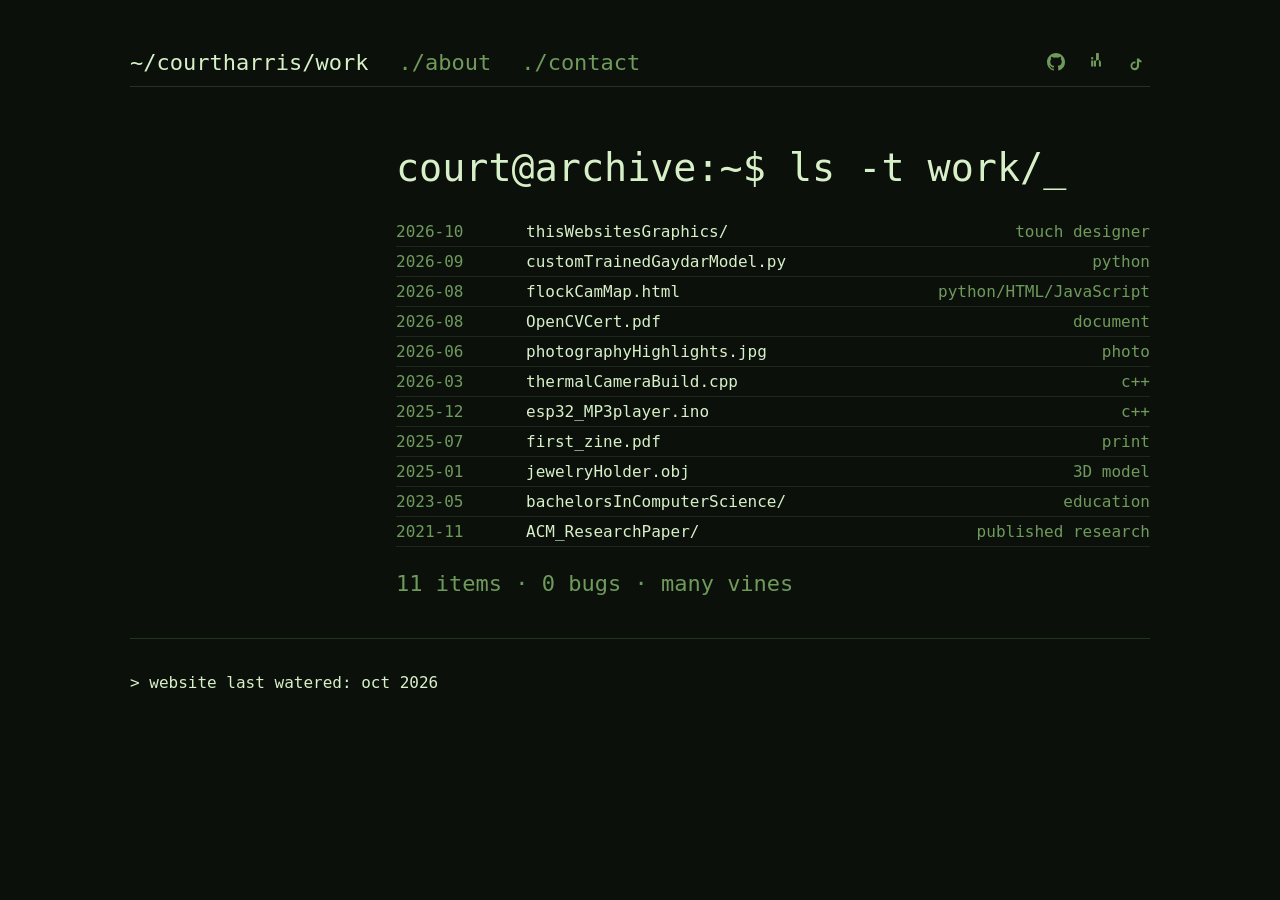
<file: index.html>
<!doctype html>
<html lang="en">
<head>
<meta charset="utf-8">
<meta name="viewport" content="width=device-width, initial-scale=1">
<title>~/court harris</title>
<link rel="stylesheet" href="styles.css">
<style>
  main {
    display: grid; grid-template-columns: 210px 1fr; gap: 56px;
    margin-top: 56px;
  }

  /* photo card */
  .card {
    background: var(--card); border-radius: 14px; padding: 22px 22px 44px;
    box-shadow: 0 10px 30px rgba(0,0,0,.5);
  }
  .card .photo {
    position: relative; border-radius: 8px; overflow: hidden;
    aspect-ratio: 376 / 282; background: #2a3a2a;
  }
  .card .photo img { width: 100%; height: 100%; object-fit: cover; display: block; }
  .card .photo::after { /* scanlines */
    content: ""; position: absolute; inset: 0; pointer-events: none;
    background: repeating-linear-gradient(to bottom, rgba(255,255,255,.06) 0 1px, transparent 1px 3px);
  }
  .card .caption {
    text-align: right; margin-top: 10px;
    font-family: Georgia, "Times New Roman", serif; font-size: 11px; color: #6b675c;
  }

  .blurb { color: var(--dim); font-size: 22px; line-height: 1.35; margin-top: 15px; }
  .blurb p { margin: 0; }

  /* right column */
  h1 {
    font-weight: normal; font-size: 46px; line-height: 1.3; margin: 0 0 24px;
    word-break: break-all;
  }

  table { width: 100%; border-collapse: collapse; font-size: 16px; }
  td { padding: 5px 0; border-bottom: 1px solid var(--line-soft); }
  td.date { color: var(--dim); width: 130px; }
  td.name a { color: var(--fg); }
  td.name a:hover { text-decoration: underline; }
  td.tag { color: var(--dim); text-align: right; }

  .summary { color: var(--dim); font-size: 22px; margin-top: 24px; }

  /* grass strip: pinned behind the page along the bottom edge, out of the layout flow */
  body { background: transparent; } /* html still paints --bg; lets the strip sit behind content */
  .field {
    position: fixed; left: 0; right: 0; bottom: 0; z-index: -1;
    height: min(31.25vw, 32vh); pointer-events: none; overflow: hidden;
    -webkit-mask-image: linear-gradient(to top, #000 55%, transparent);
            mask-image: linear-gradient(to top, #000 55%, transparent);
    mix-blend-mode: screen; /* on the wrapper: the mask isolates the video from the page */
  }
  .field video {
    position: absolute; left: 0; bottom: 0;
    display: block; width: 100%; height: auto; aspect-ratio: 1280 / 400; /* full width, true aspect; taller than the strip, so the top is clipped */
    transform: translateY(2%); /* push the render's dark ground band (last ~8 of 400 rows) below the edge */
  }

  @media (max-width: 860px) {
    main { grid-template-columns: 1fr; gap: 40px; }
    h1 { font-size: 34px; }
    nav { font-size: 18px; }
    nav .links { gap: 18px; }
  }

  /* Phones: each row becomes a two-line entry (date + tag, then name). */
  @media (max-width: 600px) {
    main { gap: 0; }
    main > section[aria-hidden] { display: none; }
    table, tbody { display: block; }
    tr {
      display: grid;
      grid-template-columns: auto 1fr;
      grid-template-areas: "date tag" "name name";
      gap: 2px 12px;
      padding: 10px 0;
      border-bottom: 1px solid var(--line-soft);
    }
    td { padding: 0; border: 0; }
    td.date { grid-area: date; width: auto; font-size: 13px; }
    td.tag { grid-area: tag; font-size: 13px; }
    td.name { grid-area: name; font-size: 16px; overflow-wrap: anywhere; }
    td.name a { display: block; padding: 2px 0; }
    .summary { font-size: 16px; }
    .field { display: none; }
  }
</style>
</head>

<body>
<div class="wrap">
  <nav>
    <div class="links">
      <a href="index.html" class="home">~/courtharris/work</a>
      <a href="about.html">./about</a>
      <a href="contact.html">./contact</a>
    </div>
    <div class="socials" aria-label="Social media links">
      <a href="https://github.com/courtschives" target="_blank" rel="noopener noreferrer" aria-label="GitHub">
        <svg viewBox="0 0 24 24" aria-hidden="true"><path d="M12 0C5.37 0 0 5.37 0 12a12 12 0 0 0 8.2 11.43c.6.11.82-.26.82-.58v-2.03c-3.34.73-4.04-1.6-4.04-1.6-.55-1.4-1.34-1.77-1.34-1.77-1.09-.75.08-.74.08-.74 1.2.09 1.84 1.24 1.84 1.24 1.08 1.85 2.82 1.32 3.5 1 .11-.78.42-1.32.76-1.62-2.66-.3-5.47-1.33-5.47-5.92 0-1.31.47-2.38 1.23-3.22-.12-.3-.53-1.53.12-3.17 0 0 1-.32 3.3 1.23a11.4 11.4 0 0 1 6 0c2.3-1.55 3.3-1.23 3.3-1.23.66 1.64.25 2.87.12 3.17.77.84 1.23 1.9 1.23 3.22 0 4.6-2.82 5.61-5.5 5.9.43.37.81 1.1.81 2.22v3.29c0 .32.22.7.83.58A12 12 0 0 0 24 12C24 5.37 18.63 0 12 0Z"/></svg>
      </a>
      <a href="https://www.linkedin.com/in/courtneyjharris/" target="_blank" rel="noopener noreferrer" aria-label="LinkedIn">
        <svg viewBox="0 0 24 24" aria-hidden="true"><path d="M6.94 8.56A1.56 1.56 0 1 1 6.94 5.44a1.56 1.56 0 0 1 0 3.12ZM5.5 9.84h2.8v8.16H5.5V9.84Zm4.36 0h2.68v1.12h.04c.38-.73 1.3-1.5 2.68-1.5 2.86 0 3.39 1.88 3.39 4.31V18h-2.8v-16.09c0-1.28-.03-2.92-1.78-2.92-1.79 0-2.06 1.39-2.06 2.83V18h-2.8V9.84Z"/></svg>
      </a>
      <a href="https://www.tiktok.com/" target="_blank" rel="noopener noreferrer" aria-label="TikTok">
        <svg viewBox="0 0 24 24" aria-hidden="true"><path d="M16.1 7.24c.56 1.4 1.75 2.42 3.2 2.83v2.57a6.19 6.19 0 0 1-3.2-1.1v5.59a5.73 5.73 0 1 1-5.73-5.73c.31 0 .62.03.92.09v2.67a3.02 3.02 0 1 0 1.9 2.79V7.24h2.91Z"/></svg>
      </a>
    </div>
  </nav>

  <main>
    <section aria-hidden="true"></section>

    <section id="work">
      <h1 class="terminal" data-terminal-path>court@archive:~$ ls -t work/<span class="cursor">_</span></h1>
      <table>
        <tr><td class="date">2026-10</td><td class="name"><a href="work/thisWebsitesGraphics.html">thisWebsitesGraphics/</a></td><td class="tag">touch designer</td></tr>
        <!-- <tr><td class="date">2026-10</td><td class="name"><a href="work/liveHalloweenPartyVisuals.html">liveHalloweenPartyVisuals/</a></td><td class="tag">touch designer</td></tr> -->
        <tr><td class="date">2026-09</td><td class="name"><a href="work/customTrainedGaydarModel.html">customTrainedGaydarModel.py</a></td><td class="tag">python</td></tr>
        <tr><td class="date">2026-08</td><td class="name"><a href="work/flockCamMap.html">flockCamMap.html</a></td><td class="tag">python/HTML/JavaScript</td></tr>
        <tr><td class="date">2026-08</td><td class="name"><a href="work/OpenCVCert.html">OpenCVCert.pdf</a></td><td class="tag">document</td></tr>
        <!-- <tr><td class="date">2026-06</td><td class="name"><a href="work/2026SelfPortraits.html">2026SelfPortraits.toe</a></td><td class="tag">touch designer</td></tr> -->
        <tr><td class="date">2026-06</td><td class="name"><a href="https://courtschives.myportfolio.com/all-work" target="_blank" rel="noopener noreferrer">photographyHighlights.jpg</a></td><td class="tag">photo</td></tr>
        <tr><td class="date">2026-03</td><td class="name"><a href="work/thermalCameraBuild.html">thermalCameraBuild.cpp</a></td><td class="tag">c++</td></tr>
        <tr><td class="date">2025-12</td><td class="name"><a href="work/esp32_MP3player.html">esp32_MP3player.ino</a></td><td class="tag">c++</td></tr>
        <tr><td class="date">2025-07</td><td class="name"><a href="work/first_zine.html">first_zine.pdf</a></td><td class="tag">print</td></tr>
        <tr><td class="date">2025-01</td><td class="name"><a href="work/jewelryHolder.html">jewelryHolder.obj</a></td><td class="tag">3D model</td></tr>
        <tr><td class="date">2023-05</td><td class="name"><a href="work/bachelorsComputerScience.html">bachelorsInComputerScience/</a></td><td class="tag">education</td></tr>
        <tr><td class="date">2021-11</td><td class="name"><a href="work/ACM_ResearchPaper.html">ACM_ResearchPaper/</a></td><td class="tag">published research</td></tr>
      </table>
      <div class="summary">11 items · 0 bugs · many vines</div>
    </section>
  </main>
  <footer class="site-footer">
    <p>&gt; website last watered: <span data-last-watered></span></p>
  </footer>
</div>

<div class="field" aria-hidden="true">
  <video muted loop playsinline preload="none" data-poster="https://media.githubusercontent.com/media/courtschives/courtschives.github.io/main/work/assets/grass-poster.jpg" data-src="https://media.githubusercontent.com/media/courtschives/courtschives.github.io/main/work/assets/grass.mp4"></video>
</div>

<script>
  const terminalTarget = document.querySelector('[data-terminal-path]');
  const fileName = location.pathname.split('/').pop() || 'index.html';

  function getDisplayPath() {
    if (fileName === 'index.html' || fileName === '') return 'work/';
    if (fileName === 'about.html') return 'about/';
    if (fileName === 'contact.html') return 'contact/';

    const workMatch = location.pathname.match(/\/work\/(.+?)(?:\.html)?$/i);
    if (workMatch) return `work/${workMatch[1]}/`;

    return 'work/';
  }

  if (terminalTarget) {
    terminalTarget.innerHTML = `court@archive:~$ ls -t ${getDisplayPath()}<span class="cursor">_</span>`;
  }

  // Grass: only load and play the video off mobile (it's hidden there anyway),
  // and leave just the still poster for people who prefer reduced motion.
  const grass = document.querySelector('.field video');
  if (grass && matchMedia('(min-width: 601px)').matches) {
    grass.poster = grass.dataset.poster;
    grass.src = grass.dataset.src;
    if (!matchMedia('(prefers-reduced-motion: reduce)').matches) {
      grass.play().catch(() => {});
    }
  }
</script>
<script src="site.js"></script>
</body>
</html>
</file>
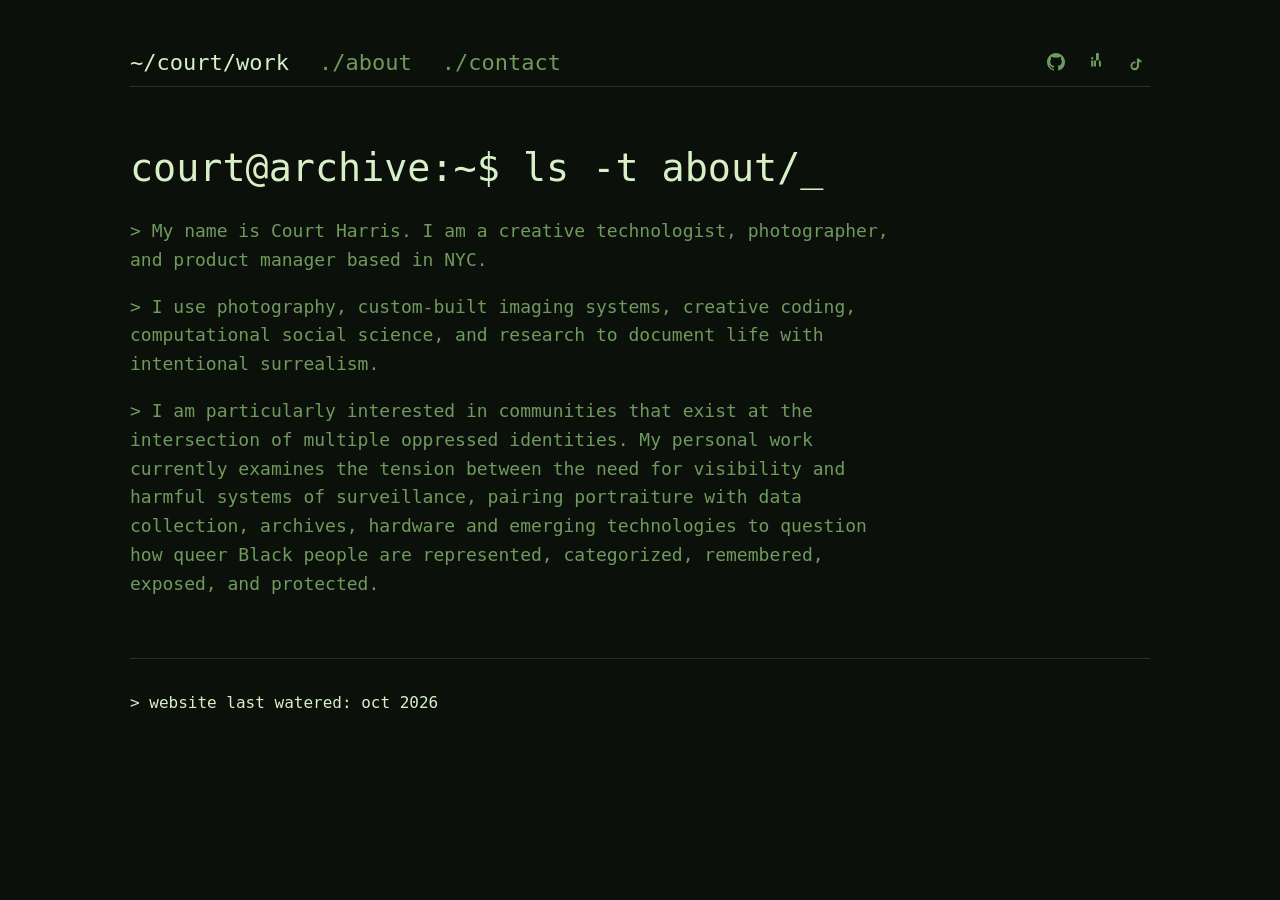
<file: about.html>
<!doctype html>
<html lang="en">
<head>
<meta charset="utf-8">
<meta name="viewport" content="width=device-width, initial-scale=1">
<title>~/court harris / about</title>
<link rel="stylesheet" href="styles.css">
<style>
  main { margin-top: 56px; }
  /* willow on the left, text on the right; the script at the bottom keeps the tree as tall as the text */
  .about-row { display: flex; gap: 40px; align-items: flex-start; padding-bottom: 18px; }
  .willow { flex: none; width: 400px; aspect-ratio: 1; }
  .willow[hidden] { display: none; }
  /* black background drops out against the page via screen blend */
  .willow video {
    display: block; width: 100%; height: 100%;
    mix-blend-mode: screen;
  }
  .panel {
    flex: 1; min-width: 0;
    max-width: 760px; color: var(--dim); font-size: 18px; line-height: 1.6;
  }
  .panel p { margin: 0 0 1em; }
  .panel p:last-child { margin-bottom: 0; }
  /* no stacking: when the tree can't sit beside the text it isn't shown at all */
  @media (max-width: 860px) {
    .willow { display: none; }
  }
  @media (max-width: 600px) {
    .panel { font-size: 16px; }
  }
</style>
</head>
<body>
<div class="wrap">
  <nav>
    <div class="links">
      <a href="index.html" class="home">~/court/work</a>
      <a href="about.html">./about</a>
      <a href="contact.html">./contact</a>
    </div>
    <div class="socials" aria-label="Social media links">
      <a href="https://github.com/courtschives" target="_blank" rel="noopener noreferrer" aria-label="GitHub">
        <svg viewBox="0 0 24 24" aria-hidden="true"><path d="M12 0C5.37 0 0 5.37 0 12a12 12 0 0 0 8.2 11.43c.6.11.82-.26.82-.58v-2.03c-3.34.73-4.04-1.6-4.04-1.6-.55-1.4-1.34-1.77-1.34-1.77-1.09-.75.08-.74.08-.74 1.2.09 1.84 1.24 1.84 1.24 1.08 1.85 2.82 1.32 3.5 1 .11-.78.42-1.32.76-1.62-2.66-.3-5.47-1.33-5.47-5.92 0-1.31.47-2.38 1.23-3.22-.12-.3-.53-1.53.12-3.17 0 0 1-.32 3.3 1.23a11.4 11.4 0 0 1 6 0c2.3-1.55 3.3-1.23 3.3-1.23.66 1.64.25 2.87.12 3.17.77.84 1.23 1.9 1.23 3.22 0 4.6-2.82 5.61-5.5 5.9.43.37.81 1.1.81 2.22v3.29c0 .32.22.7.83.58A12 12 0 0 0 24 12C24 5.37 18.63 0 12 0Z"/></svg>
      </a>
      <a href="https://www.linkedin.com/in/courtneyjharris/" target="_blank" rel="noopener noreferrer" aria-label="LinkedIn">
        <svg viewBox="0 0 24 24" aria-hidden="true"><path d="M6.94 8.56A1.56 1.56 0 1 1 6.94 5.44a1.56 1.56 0 0 1 0 3.12ZM5.5 9.84h2.8v8.16H5.5V9.84Zm4.36 0h2.68v1.12h.04c.38-.73 1.3-1.5 2.68-1.5 2.86 0 3.39 1.88 3.39 4.31V18h-2.8v-16.09c0-1.28-.03-2.92-1.78-2.92-1.79 0-2.06 1.39-2.06 2.83V18h-2.8V9.84Z"/></svg>
      </a>
      <a href="https://www.tiktok.com/" target="_blank" rel="noopener noreferrer" aria-label="TikTok">
        <svg viewBox="0 0 24 24" aria-hidden="true"><path d="M16.1 7.24c.56 1.4 1.75 2.42 3.2 2.83v2.57a6.19 6.19 0 0 1-3.2-1.1v5.59a5.73 5.73 0 1 1-5.73-5.73c.31 0 .62.03.92.09v2.67a3.02 3.02 0 1 0 1.9 2.79V7.24h2.91Z"/></svg>
      </a>
    </div>
  </nav>

  <main>
    <h1 class="terminal">court@archive:~$ ls -t about/<span class="cursor">_</span></h1>
    <div class="about-row">
    <div class="willow" aria-hidden="true">
      <video data-src="https://media.githubusercontent.com/media/courtschives/courtschives.github.io/main/work/assets/willow.mp4" data-poster="https://media.githubusercontent.com/media/courtschives/courtschives.github.io/main/work/assets/willow-poster.jpg" muted loop playsinline preload="auto"></video>
    </div>

    <div class="panel">
      <p>&gt; My name is Court Harris. I am a creative technologist, photographer, and product manager based in NYC.</p>
      <p>&gt; I use photography, custom-built imaging systems, creative coding, computational social science, and research to document life with intentional surrealism.</p>
      <p>&gt; 
        I am particularly interested in communities that exist at the intersection of multiple oppressed identities. 
        My personal work currently examines the tension between the need for visibility and harmful systems of surveillance, pairing portraiture with data collection, archives, hardware and emerging technologies to question how queer Black people are represented, categorized, remembered, exposed, and protected.
      </p>
    </div>
    </div>
  </main>
  <footer class="site-footer">
    <p>&gt; website last watered: <span data-last-watered></span></p>
  </footer>
</div>
<script>
  // Willow: sits beside the text, square and exactly as tall as it. If there
  // isn't room for that, it's hidden (and never downloaded) instead of stacking.
  const willowBox = document.querySelector('.willow');
  const willow = willowBox.querySelector('video');
  const panel = document.querySelector('.about-row .panel');
  const wide = matchMedia('(min-width: 861px)');
  const reduceMotion = matchMedia('(prefers-reduced-motion: reduce)').matches;
  const MIN_TEXT_WIDTH = 440; // narrower than this and the text gets too cramped

  function loadWillow() {
    if (willow.src) return;
    willow.poster = willow.dataset.poster;
    willow.src = willow.dataset.src;
    if (!reduceMotion) willow.play().catch(() => {});
  }

  function fitWillow() {
    if (!wide.matches) { willowBox.hidden = true; return; }
    willowBox.hidden = false;
    // Widening the tree narrows the text (making it taller), so settle over a few passes.
    let settled = false;
    for (let i = 0; i < 8; i++) {
      const h = Math.round(panel.getBoundingClientRect().height);
      if (Math.abs(h - willowBox.offsetWidth) < 2) { settled = true; break; }
      willowBox.style.width = h + 'px';
    }
    if (!settled || panel.getBoundingClientRect().width < MIN_TEXT_WIDTH) {
      willowBox.hidden = true;
      return;
    }
    loadWillow();
  }
  fitWillow();
  addEventListener('resize', fitWillow);
  document.fonts?.ready.then(fitWillow);
</script>
<script src="site.js"></script>
</body>
</html>
</file>
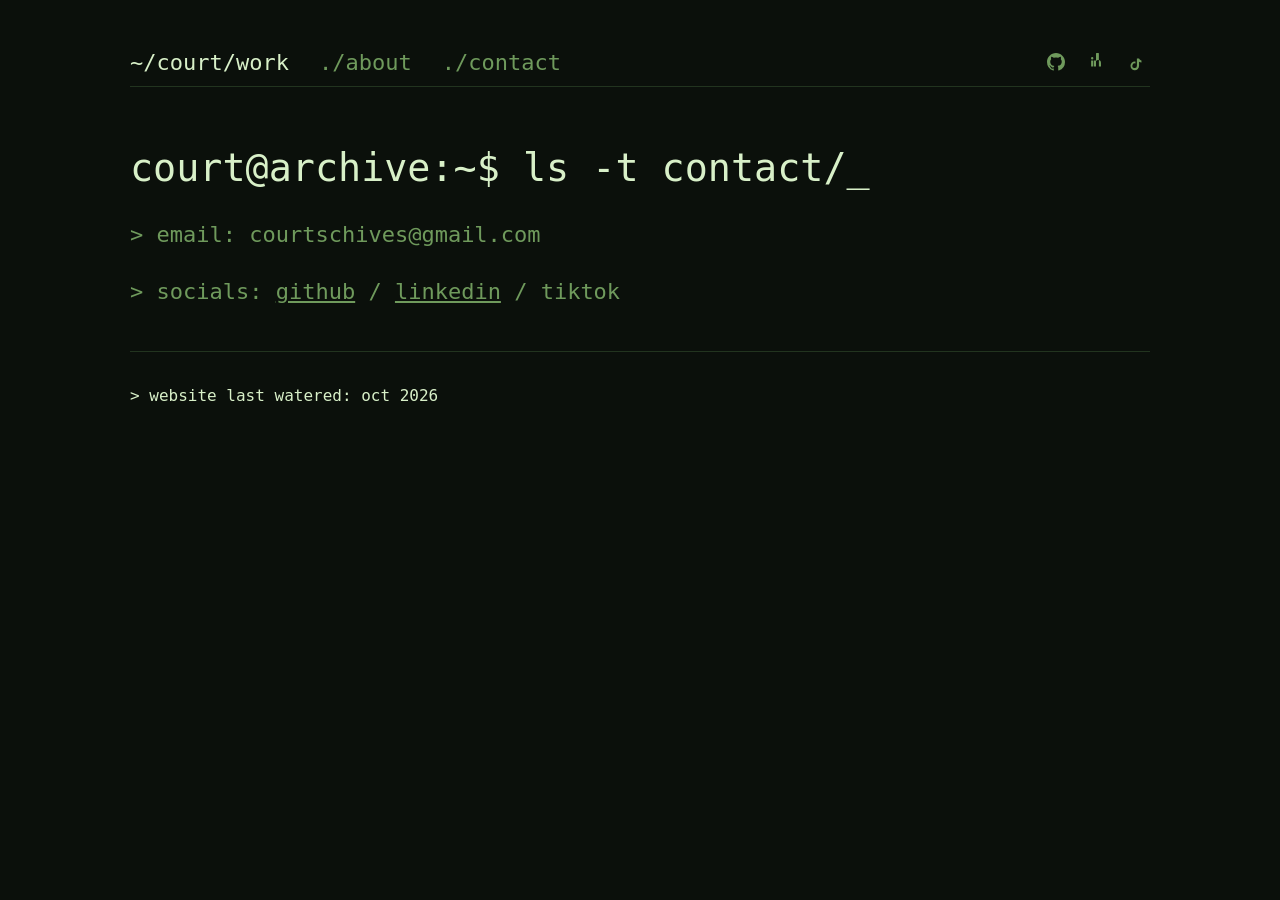
<file: contact.html>
<!doctype html>
<html lang="en">
<head>
<meta charset="utf-8">
<meta name="viewport" content="width=device-width, initial-scale=1">
<title>~/court harris / contact</title>
<link rel="stylesheet" href="styles.css">
<style>
  main { margin-top: 56px; }
  .panel { max-width: 760px; color: var(--dim); font-size: 22px; line-height: 1.6; }
  .panel p { margin: 0 0 1em; }

  /* vine: hangs from the footer's top line on the right and grows downward on each load.
     The growth is drawn by the script below: an uneven, speckled front that spreads
     out from the stem, so the vine fills in like its particles are arriving. */
  .site-footer { position: relative; }
  .vine {
    position: absolute; top: 0; right: 4%;
    height: var(--vine-h, min(75vh, 600px)); aspect-ratio: 420 / 1120;
    pointer-events: none;
    mix-blend-mode: screen;
  }
  .vine video,
  .vine canvas {
    position: absolute; inset: 0;
    display: block; width: 100%; height: 100%;
    /* flipped so the thick stem is at the top, then nudged up past the
       render's empty bottom rows (~52 of 1120) so the stem meets the line */
    transform: translateY(-4.5%) scaleY(-1);
  }
  .vine video { visibility: hidden; } /* shown once the vine has finished growing */
  .vine canvas[hidden] { display: none; }

  @media (max-width: 860px) {
    .panel { font-size: 18px; }
  }
  @media (max-width: 600px) {
    .panel { font-size: 16px; }
    .vine { display: none; }
  }
</style>
</head>
<body>
<div class="wrap">
  <nav>
    <div class="links">
      <a href="index.html" class="home">~/court/work</a>
      <a href="about.html">./about</a>
      <a href="contact.html">./contact</a>
    </div>
    <div class="socials" aria-label="Social media links">
      <a href="https://github.com/courtschives" target="_blank" rel="noopener noreferrer" aria-label="GitHub">
        <svg viewBox="0 0 24 24" aria-hidden="true"><path d="M12 0C5.37 0 0 5.37 0 12a12 12 0 0 0 8.2 11.43c.6.11.82-.26.82-.58v-2.03c-3.34.73-4.04-1.6-4.04-1.6-.55-1.4-1.34-1.77-1.34-1.77-1.09-.75.08-.74.08-.74 1.2.09 1.84 1.24 1.84 1.24 1.08 1.85 2.82 1.32 3.5 1 .11-.78.42-1.32.76-1.62-2.66-.3-5.47-1.33-5.47-5.92 0-1.31.47-2.38 1.23-3.22-.12-.3-.53-1.53.12-3.17 0 0 1-.32 3.3 1.23a11.4 11.4 0 0 1 6 0c2.3-1.55 3.3-1.23 3.3-1.23.66 1.64.25 2.87.12 3.17.77.84 1.23 1.9 1.23 3.22 0 4.6-2.82 5.61-5.5 5.9.43.37.81 1.1.81 2.22v3.29c0 .32.22.7.83.58A12 12 0 0 0 24 12C24 5.37 18.63 0 12 0Z"/></svg>
      </a>
      <a href="https://www.linkedin.com/in/courtneyjharris/" target="_blank" rel="noopener noreferrer" aria-label="LinkedIn">
        <svg viewBox="0 0 24 24" aria-hidden="true"><path d="M6.94 8.56A1.56 1.56 0 1 1 6.94 5.44a1.56 1.56 0 0 1 0 3.12ZM5.5 9.84h2.8v8.16H5.5V9.84Zm4.36 0h2.68v1.12h.04c.38-.73 1.3-1.5 2.68-1.5 2.86 0 3.39 1.88 3.39 4.31V18h-2.8v-16.09c0-1.28-.03-2.92-1.78-2.92-1.79 0-2.06 1.39-2.06 2.83V18h-2.8V9.84Z"/></svg>
      </a>
      <a href="https://www.tiktok.com/" target="_blank" rel="noopener noreferrer" aria-label="TikTok">
        <svg viewBox="0 0 24 24" aria-hidden="true"><path d="M16.1 7.24c.56 1.4 1.75 2.42 3.2 2.83v2.57a6.19 6.19 0 0 1-3.2-1.1v5.59a5.73 5.73 0 1 1-5.73-5.73c.31 0 .62.03.92.09v2.67a3.02 3.02 0 1 0 1.9 2.79V7.24h2.91Z"/></svg>
      </a>
    </div>
  </nav>

  <main>
    <h1 class="terminal">court@archive:~$ ls -t contact/<span class="cursor">_</span></h1>
    <div class="panel">
      <p>&gt; email: courtschives@gmail.com</p>
      <p>&gt; socials: <a href="https://github.com/courtschives" style="text-decoration:underline;" target="_blank" rel="noopener noreferrer">github</a> / <a href="https://www.linkedin.com/in/courtneyjharris/" style="text-decoration:underline;" target="_blank" rel="noopener noreferrer">linkedin</a> / tiktok</p>
    </div>
  </main>
  <footer class="site-footer">
    <p>&gt; website last watered: <span data-last-watered></span></p>
    <div class="vine" aria-hidden="true">
      <video data-src="https://media.githubusercontent.com/media/courtschives/courtschives.github.io/main/work/assets/vine.mp4" data-poster="https://media.githubusercontent.com/media/courtschives/courtschives.github.io/main/work/assets/vine-poster.jpg" muted loop playsinline preload="auto"></video>
      <canvas width="420" height="1120"></canvas>
    </div>
  </footer>
</div>
<script>
  const vine = document.querySelector('.vine');
  const vineVideo = vine.querySelector('video');
  const vineCanvas = vine.querySelector('canvas');
  const reduceMotion = matchMedia('(prefers-reduced-motion: reduce)').matches;

  // Hang only as far as the bottom of the window, so the vine never makes the page scroll.
  function sizeVine() {
    const room = innerHeight - vine.getBoundingClientRect().top - scrollY - 8;
    vine.style.setProperty('--vine-h', Math.max(0, Math.min(600, room)) + 'px');
  }
  sizeVine();
  addEventListener('resize', sizeVine);

  // --- Growth ---------------------------------------------------------------
  // Each point of the vine gets an "arrival time": mostly how far it is from the
  // stem, plus soft noise (for an uneven, organic front) and fine grain (so the
  // edge dissolves into specks, like the render's particles). The reveal sweeps
  // through those times, drawn into a low-res mask that's smoothed when scaled up.
  // Coordinates are the source video's (stem at the bottom); CSS flips it.
  const GROW_MS = 10000, DELAY_MS = 300;
  const W = 420, H = 1120, STEM_X = 209, STEM_Y = 1068;
  const MW = 105, MH = 280;                 // mask resolution (quarter size)
  const NOISE = 0.28, GRAIN = 0.06, SOFT = 0.07;

  function valueNoise(cols, rows) {
    const g = Array.from({ length: (cols + 1) * (rows + 1) }, Math.random);
    return (u, v) => {
      const x = u * cols, y = v * rows, i = Math.floor(x), j = Math.floor(y);
      const fx = x - i, fy = y - j, sx = fx * fx * (3 - 2 * fx), sy = fy * fy * (3 - 2 * fy);
      const at = (a, b) => g[Math.min(b, rows) * (cols + 1) + Math.min(a, cols)];
      const top = at(i, j) + (at(i + 1, j) - at(i, j)) * sx;
      const bot = at(i, j + 1) + (at(i + 1, j + 1) - at(i, j + 1)) * sx;
      return top + (bot - top) * sy;
    };
  }

  const arrival = new Float32Array(MW * MH);
  let maxArrival = 0;
  function planGrowth() {
    const coarse = valueNoise(5, 12), fine = valueNoise(16, 40);
    for (let my = 0; my < MH; my++) {
      for (let mx = 0; mx < MW; mx++) {
        const x = (mx + 0.5) * W / MW, y = (my + 0.5) * H / MH;
        const u = mx / MW, v = my / MH;
        const along = Math.max(0, STEM_Y - y) / STEM_Y;    // down the vine from the stem
        const across = 0.25 * Math.abs(x - STEM_X) / W;    // leaves fill in after the stem
        const t = along + across
          + NOISE * (0.7 * coarse(u, v) + 0.3 * fine(u, v))
          + GRAIN * Math.random();
        arrival[my * MW + mx] = t;
        if (t > maxArrival) maxArrival = t;
      }
    }
  }

  const mask = document.createElement('canvas');
  mask.width = MW; mask.height = MH;
  const maskCtx = mask.getContext('2d');
  const maskData = maskCtx.createImageData(MW, MH);
  const ctx = vineCanvas.getContext('2d');
  const still = new Image();
  let growFrame = 0;

  function drawGrowth(progress) {
    const d = maskData.data;
    for (let i = 0; i < arrival.length; i++) {
      const a = Math.min(1, Math.max(0, (progress - arrival[i]) / SOFT));
      d[i * 4 + 3] = a * a * (3 - 2 * a) * 255;
    }
    maskCtx.putImageData(maskData, 0, 0);
    ctx.globalCompositeOperation = 'copy';
    ctx.drawImage(still, 0, 0, W, H);
    ctx.globalCompositeOperation = 'destination-in';
    ctx.imageSmoothingEnabled = true;
    ctx.drawImage(mask, 0, 0, W, H);
  }

  function finishGrowth() {
    vineVideo.style.visibility = 'visible';
    vineCanvas.hidden = true;
    vineVideo.play().catch(() => {});
  }

  function grow() {
    cancelAnimationFrame(growFrame);
    vineVideo.pause();
    vineVideo.currentTime = 0;
    vineVideo.style.visibility = '';
    vineCanvas.hidden = false;
    planGrowth();
    const start = performance.now() + DELAY_MS;
    const from = -SOFT, to = maxArrival + SOFT;
    (function frame(now) {
      const t = Math.min(1, Math.max(0, (now - start) / GROW_MS));
      const eased = 1 - Math.pow(1 - t, 2.2);  // quick start, slowing toward the tip
      drawGrowth(from + (to - from) * eased);
      if (t < 1) growFrame = requestAnimationFrame(frame);
      else finishGrowth();
    })(performance.now());
  }

  // Only load the vine off phones (it's hidden there).
  if (matchMedia('(min-width: 601px)').matches) {
    vineVideo.poster = vineVideo.dataset.poster;
    vineVideo.src = vineVideo.dataset.src;
    if (reduceMotion) {
      vineVideo.style.visibility = 'visible';   // the full vine, as a still
      vineCanvas.hidden = true;
    } else {
      still.onload = grow;
      still.src = vineVideo.dataset.poster;
    }
  }

  // Coming back via the back/forward buttons restores the page as it was; regrow it.
  addEventListener('pageshow', (e) => {
    if (e.persisted && !reduceMotion && still.complete && still.naturalWidth) grow();
  });
</script>
<script src="site.js"></script>
</body>
</html>
</file>
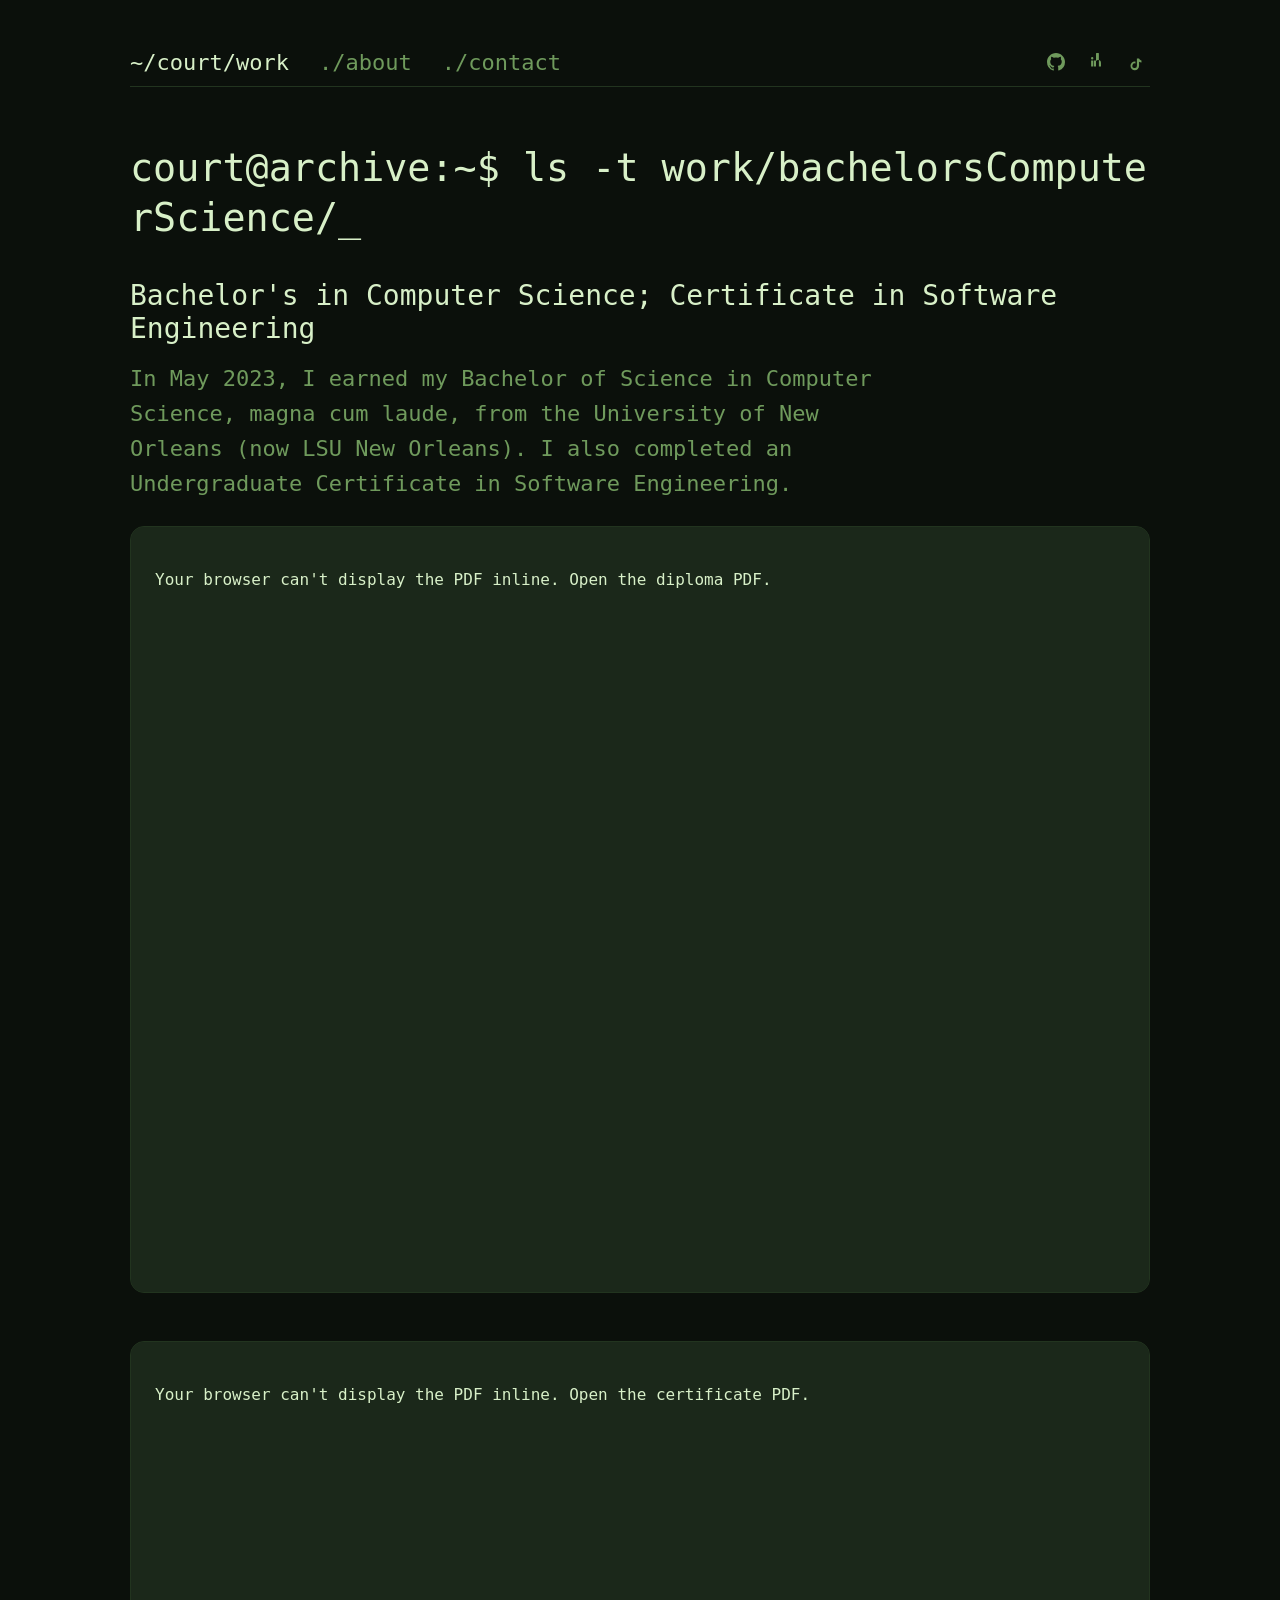
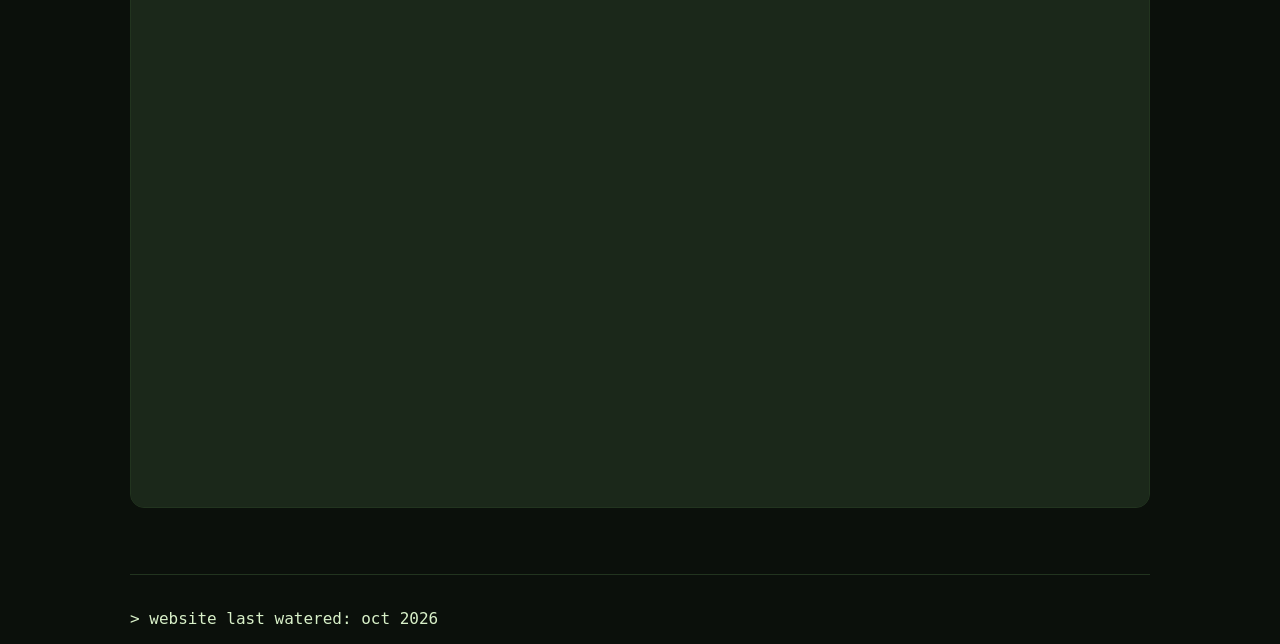
<file: work/bachelorsComputerScience.html>
<!doctype html>
<html lang="en">
<head>
<meta charset="utf-8">
<meta name="viewport" content="width=device-width, initial-scale=1">
<title>~/court harris / work / bachelorsComputerScience</title>
<link rel="stylesheet" href="project-template.css">
</head>
<body>
<div class="wrap">
  <nav>
    <div class="links">
      <a href="../index.html" class="home">~/court/work</a>
      <a href="../about.html">./about</a>
      <a href="../contact.html">./contact</a>
    </div>
    <div class="socials" aria-label="Social media links">
      <a href="https://github.com/courtschives" target="_blank" rel="noopener noreferrer" aria-label="GitHub"><svg viewBox="0 0 24 24" aria-hidden="true"><path d="M12 0C5.37 0 0 5.37 0 12a12 12 0 0 0 8.2 11.43c.6.11.82-.26.82-.58v-2.03c-3.34.73-4.04-1.6-4.04-1.6-.55-1.4-1.34-1.77-1.34-1.77-1.09-.75.08-.74.08-.74 1.2.09 1.84 1.24 1.84 1.24 1.08 1.85 2.82 1.32 3.5 1 .11-.78.42-1.32.76-1.62-2.66-.3-5.47-1.33-5.47-5.92 0-1.31.47-2.38 1.23-3.22-.12-.3-.53-1.53.12-3.17 0 0 1-.32 3.3 1.23a11.4 11.4 0 0 1 6 0c2.3-1.55 3.3-1.23 3.3-1.23.66 1.64.25 2.87.12 3.17.77.84 1.23 1.9 1.23 3.22 0 4.6-2.82 5.61-5.5 5.9.43.37.81 1.1.81 2.22v3.29c0 .32.22.7.83.58A12 12 0 0 0 24 12C24 5.37 18.63 0 12 0Z"/></svg></a>
      <a href="https://www.linkedin.com/in/courtneyjharris/" target="_blank" rel="noopener noreferrer" aria-label="LinkedIn"><svg viewBox="0 0 24 24" aria-hidden="true"><path d="M6.94 8.56A1.56 1.56 0 1 1 6.94 5.44a1.56 1.56 0 0 1 0 3.12ZM5.5 9.84h2.8v8.16H5.5V9.84Zm4.36 0h2.68v1.12h.04c.38-.73 1.3-1.5 2.68-1.5 2.86 0 3.39 1.88 3.39 4.31V18h-2.8v-16.09c0-1.28-.03-2.92-1.78-2.92-1.79 0-2.06 1.39-2.06 2.83V18h-2.8V9.84Z"/></svg></a>
      <a href="https://www.tiktok.com/" target="_blank" rel="noopener noreferrer" aria-label="TikTok"><svg viewBox="0 0 24 24" aria-hidden="true"><path d="M16.1 7.24c.56 1.4 1.75 2.42 3.2 2.83v2.57a6.19 6.19 0 0 1-3.2-1.1v5.59a5.73 5.73 0 1 1-5.73-5.73c.31 0 .62.03.92.09v2.67a3.02 3.02 0 1 0 1.9 2.79V7.24h2.91Z"/></svg></a>
    </div>
  </nav>

  <main>
    <div class="project-shell">
      <header class="project-header">
        <h1 class="terminal">court@archive:~$ ls -t work/bachelorsComputerScience/<span class="cursor">_</span></h1>
        <h2 style="margin-top: 20px;">Bachelor's in Computer Science; Certificate in Software Engineering</h2>
        <p class="lead">In May 2023, I earned my Bachelor of Science in Computer Science, magna cum laude, from the University of New Orleans (now LSU New Orleans). I also completed an Undergraduate Certificate in Software Engineering.</p>
      </header>

      <div class="media-card pdf-card">
        <object data="assets/Bas2023.pdf#view=FitH" type="application/pdf" aria-label="Bachelor of Science in Computer Science diploma (PDF)">
          <p class="pdf-fallback">Your browser can't display the PDF inline. <a href="assets/Bas2023.pdf" target="_blank" rel="noopener noreferrer">Open the diploma PDF</a>.</p>
        </object>
      </div>

      <div class="media-card pdf-card">
        <object data="assets/Swe2023.pdf#view=FitH" type="application/pdf" aria-label="Undergraduate Certificate in Software Engineering (PDF)">
          <p class="pdf-fallback">Your browser can't display the PDF inline. <a href="assets/Swe2023.pdf" target="_blank" rel="noopener noreferrer">Open the certificate PDF</a>.</p>
        </object>
      </div>
    </div>
  </main>
  <footer class="site-footer">
    <p>&gt; website last watered: <span data-last-watered></span></p>
  </footer>
</div>
<script src="../site.js"></script>
</body>
</html>
</file>
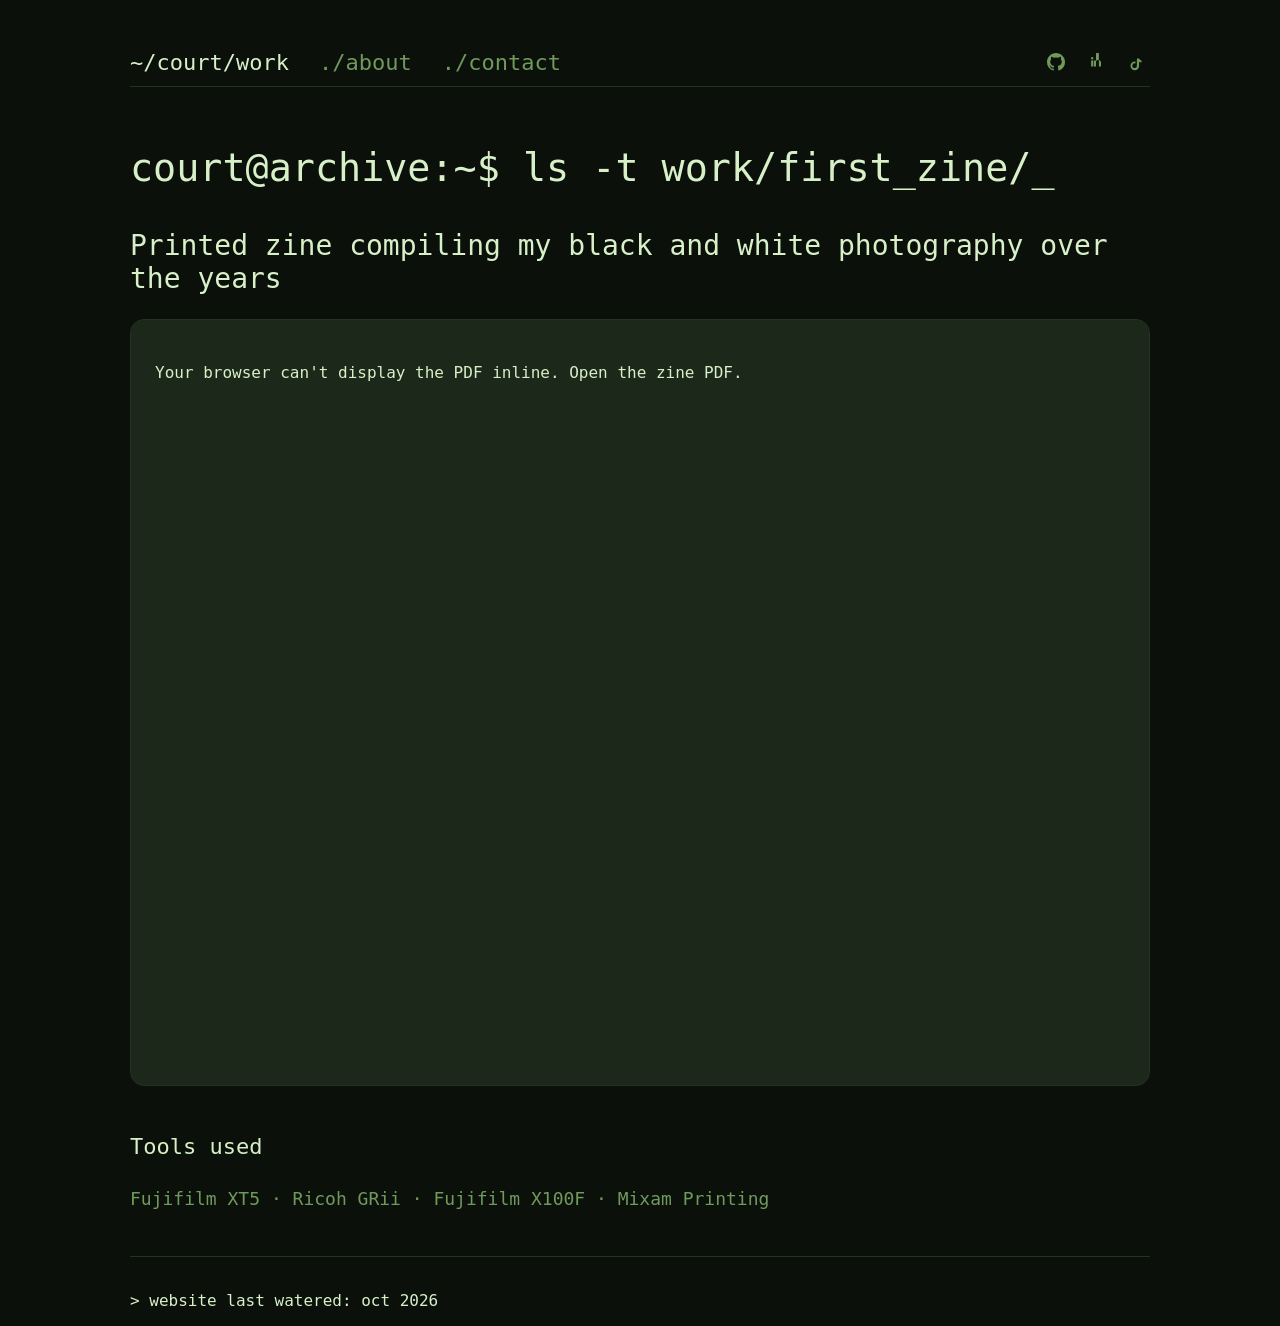
<file: work/first_zine.html>
<!doctype html>
<html lang="en">
<head>
<meta charset="utf-8">
<meta name="viewport" content="width=device-width, initial-scale=1">
<title>~/court harris / work / first_zine</title>
<link rel="stylesheet" href="project-template.css">
</head>
<body>
<div class="wrap">
  <nav>
    <div class="links">
      <a href="../index.html" class="home">~/court/work</a>
      <a href="../about.html">./about</a>
      <a href="../contact.html">./contact</a>
    </div>
    <div class="socials" aria-label="Social media links">
      <a href="https://github.com/courtschives" target="_blank" rel="noopener noreferrer" aria-label="GitHub"><svg viewBox="0 0 24 24" aria-hidden="true"><path d="M12 0C5.37 0 0 5.37 0 12a12 12 0 0 0 8.2 11.43c.6.11.82-.26.82-.58v-2.03c-3.34.73-4.04-1.6-4.04-1.6-.55-1.4-1.34-1.77-1.34-1.77-1.09-.75.08-.74.08-.74 1.2.09 1.84 1.24 1.84 1.24 1.08 1.85 2.82 1.32 3.5 1 .11-.78.42-1.32.76-1.62-2.66-.3-5.47-1.33-5.47-5.92 0-1.31.47-2.38 1.23-3.22-.12-.3-.53-1.53.12-3.17 0 0 1-.32 3.3 1.23a11.4 11.4 0 0 1 6 0c2.3-1.55 3.3-1.23 3.3-1.23.66 1.64.25 2.87.12 3.17.77.84 1.23 1.9 1.23 3.22 0 4.6-2.82 5.61-5.5 5.9.43.37.81 1.1.81 2.22v3.29c0 .32.22.7.83.58A12 12 0 0 0 24 12C24 5.37 18.63 0 12 0Z"/></svg></a>
      <a href="https://www.linkedin.com/in/courtneyjharris/" target="_blank" rel="noopener noreferrer" aria-label="LinkedIn"><svg viewBox="0 0 24 24" aria-hidden="true"><path d="M6.94 8.56A1.56 1.56 0 1 1 6.94 5.44a1.56 1.56 0 0 1 0 3.12ZM5.5 9.84h2.8v8.16H5.5V9.84Zm4.36 0h2.68v1.12h.04c.38-.73 1.3-1.5 2.68-1.5 2.86 0 3.39 1.88 3.39 4.31V18h-2.8v-16.09c0-1.28-.03-2.92-1.78-2.92-1.79 0-2.06 1.39-2.06 2.83V18h-2.8V9.84Z"/></svg></a>
      <a href="https://www.tiktok.com/" target="_blank" rel="noopener noreferrer" aria-label="TikTok"><svg viewBox="0 0 24 24" aria-hidden="true"><path d="M16.1 7.24c.56 1.4 1.75 2.42 3.2 2.83v2.57a6.19 6.19 0 0 1-3.2-1.1v5.59a5.73 5.73 0 1 1-5.73-5.73c.31 0 .62.03.92.09v2.67a3.02 3.02 0 1 0 1.9 2.79V7.24h2.91Z"/></svg></a>
    </div>
  </nav>

  <main>
    <div class="project-shell">
      <header class="project-header">
        <h1 class="terminal">court@archive:~$ ls -t work/first_zine/<span class="cursor">_</span></h1>
        <h2 style="margin-top: 20px;">Printed zine compiling my black and white photography over the years</h2>
      </header>

      <div class="media-card pdf-card">
        <object data="assets/courtschivesVol1_20260928_0001.pdf#view=FitH" type="application/pdf" aria-label="courtschives Vol. 1 zine (PDF)">
          <p class="pdf-fallback">Your browser can't display the PDF inline. <a href="assets/courtschivesVol1_20260928_0001.pdf" target="_blank" rel="noopener noreferrer">Open the zine PDF</a>.</p>
        </object>
      </div>

      <div class="project-copy">
        <h3>Tools used</h3>
        <p>Fujifilm XT5 · Ricoh GRii · Fujifilm X100F · Mixam Printing</p>
      </div>
    </div>
  </main>
  <footer class="site-footer">
    <p>&gt; website last watered: <span data-last-watered></span></p>
  </footer>
</div>
<script src="../site.js"></script>
</body>
</html>
</file>
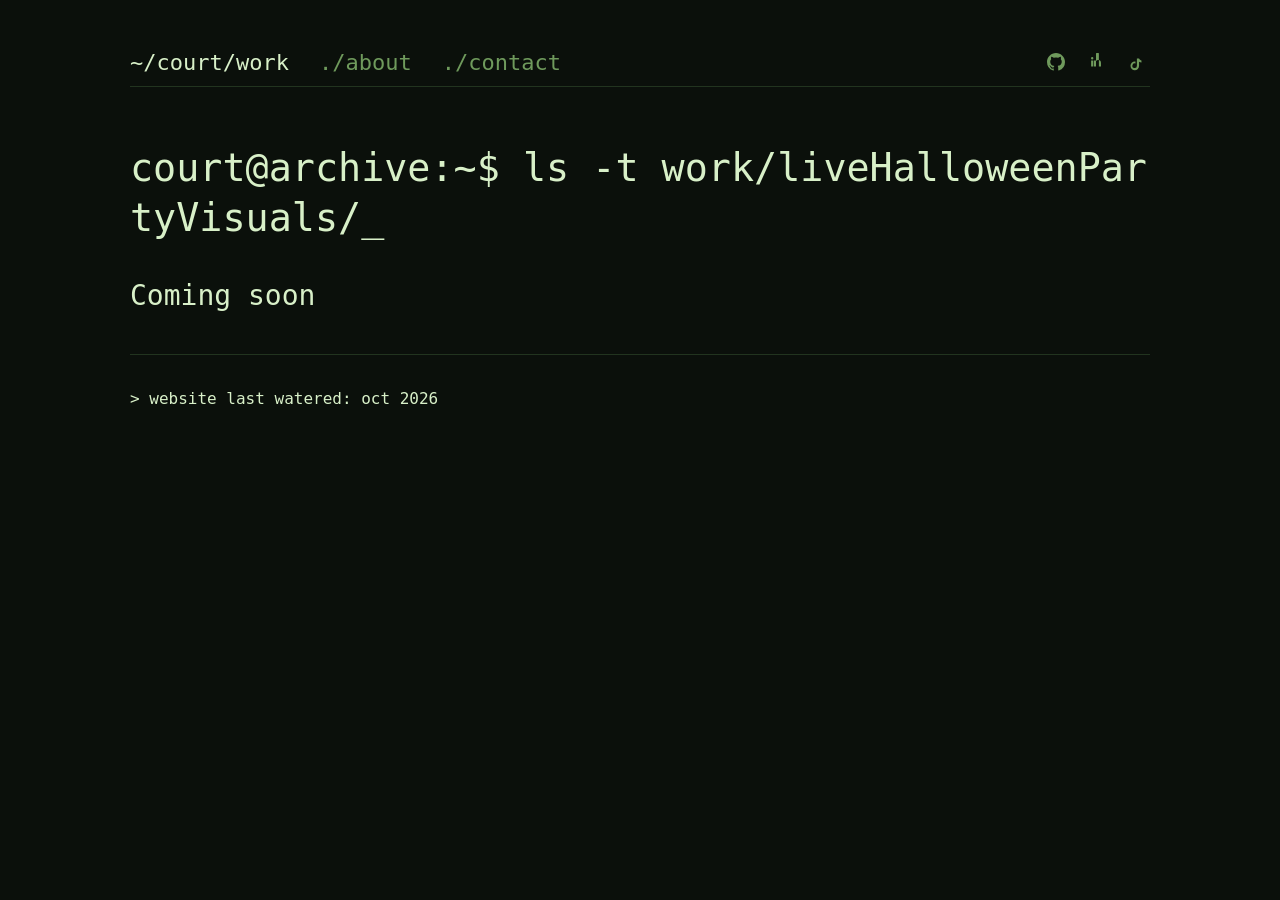
<file: work/liveHalloweenPartyVisuals.html>
<!doctype html>
<html lang="en">
<head>
<meta charset="utf-8">
<meta name="viewport" content="width=device-width, initial-scale=1">
<title>~/court harris / work / liveHalloweenPartyVisuals</title>
<link rel="stylesheet" href="project-template.css">
</head>
<body>
<div class="wrap">
  <nav>
    <div class="links">
      <a href="../index.html" class="home">~/court/work</a>
      <a href="../about.html">./about</a>
      <a href="../contact.html">./contact</a>
    </div>
    <div class="socials" aria-label="Social media links">
      <a href="https://github.com/courtschives" target="_blank" rel="noopener noreferrer" aria-label="GitHub"><svg viewBox="0 0 24 24" aria-hidden="true"><path d="M12 0C5.37 0 0 5.37 0 12a12 12 0 0 0 8.2 11.43c.6.11.82-.26.82-.58v-2.03c-3.34.73-4.04-1.6-4.04-1.6-.55-1.4-1.34-1.77-1.34-1.77-1.09-.75.08-.74.08-.74 1.2.09 1.84 1.24 1.84 1.24 1.08 1.85 2.82 1.32 3.5 1 .11-.78.42-1.32.76-1.62-2.66-.3-5.47-1.33-5.47-5.92 0-1.31.47-2.38 1.23-3.22-.12-.3-.53-1.53.12-3.17 0 0 1-.32 3.3 1.23a11.4 11.4 0 0 1 6 0c2.3-1.55 3.3-1.23 3.3-1.23.66 1.64.25 2.87.12 3.17.77.84 1.23 1.9 1.23 3.22 0 4.6-2.82 5.61-5.5 5.9.43.37.81 1.1.81 2.22v3.29c0 .32.22.7.83.58A12 12 0 0 0 24 12C24 5.37 18.63 0 12 0Z"/></svg></a>
      <a href="https://www.linkedin.com/in/courtneyjharris/" target="_blank" rel="noopener noreferrer" aria-label="LinkedIn"><svg viewBox="0 0 24 24" aria-hidden="true"><path d="M6.94 8.56A1.56 1.56 0 1 1 6.94 5.44a1.56 1.56 0 0 1 0 3.12ZM5.5 9.84h2.8v8.16H5.5V9.84Zm4.36 0h2.68v1.12h.04c.38-.73 1.3-1.5 2.68-1.5 2.86 0 3.39 1.88 3.39 4.31V18h-2.8v-16.09c0-1.28-.03-2.92-1.78-2.92-1.79 0-2.06 1.39-2.06 2.83V18h-2.8V9.84Z"/></svg></a>
      <a href="https://www.tiktok.com/" target="_blank" rel="noopener noreferrer" aria-label="TikTok"><svg viewBox="0 0 24 24" aria-hidden="true"><path d="M16.1 7.24c.56 1.4 1.75 2.42 3.2 2.83v2.57a6.19 6.19 0 0 1-3.2-1.1v5.59a5.73 5.73 0 1 1-5.73-5.73c.31 0 .62.03.92.09v2.67a3.02 3.02 0 1 0 1.9 2.79V7.24h2.91Z"/></svg></a>
    </div>
  </nav>

  <main>
    <div class="project-shell">
      <header class="project-header">
        <h1 class="terminal">court@archive:~$ ls -t work/liveHalloweenPartyVisuals/<span class="cursor">_</span></h1>
        <h2 style="margin-top: 20px;">Coming soon</h2>
      </header>
    </div>
  </main>
  <footer class="site-footer">
    <p>&gt; website last watered: <span data-last-watered></span></p>
  </footer>
</div>
<script src="../site.js"></script>
</body>
</html>
</file>
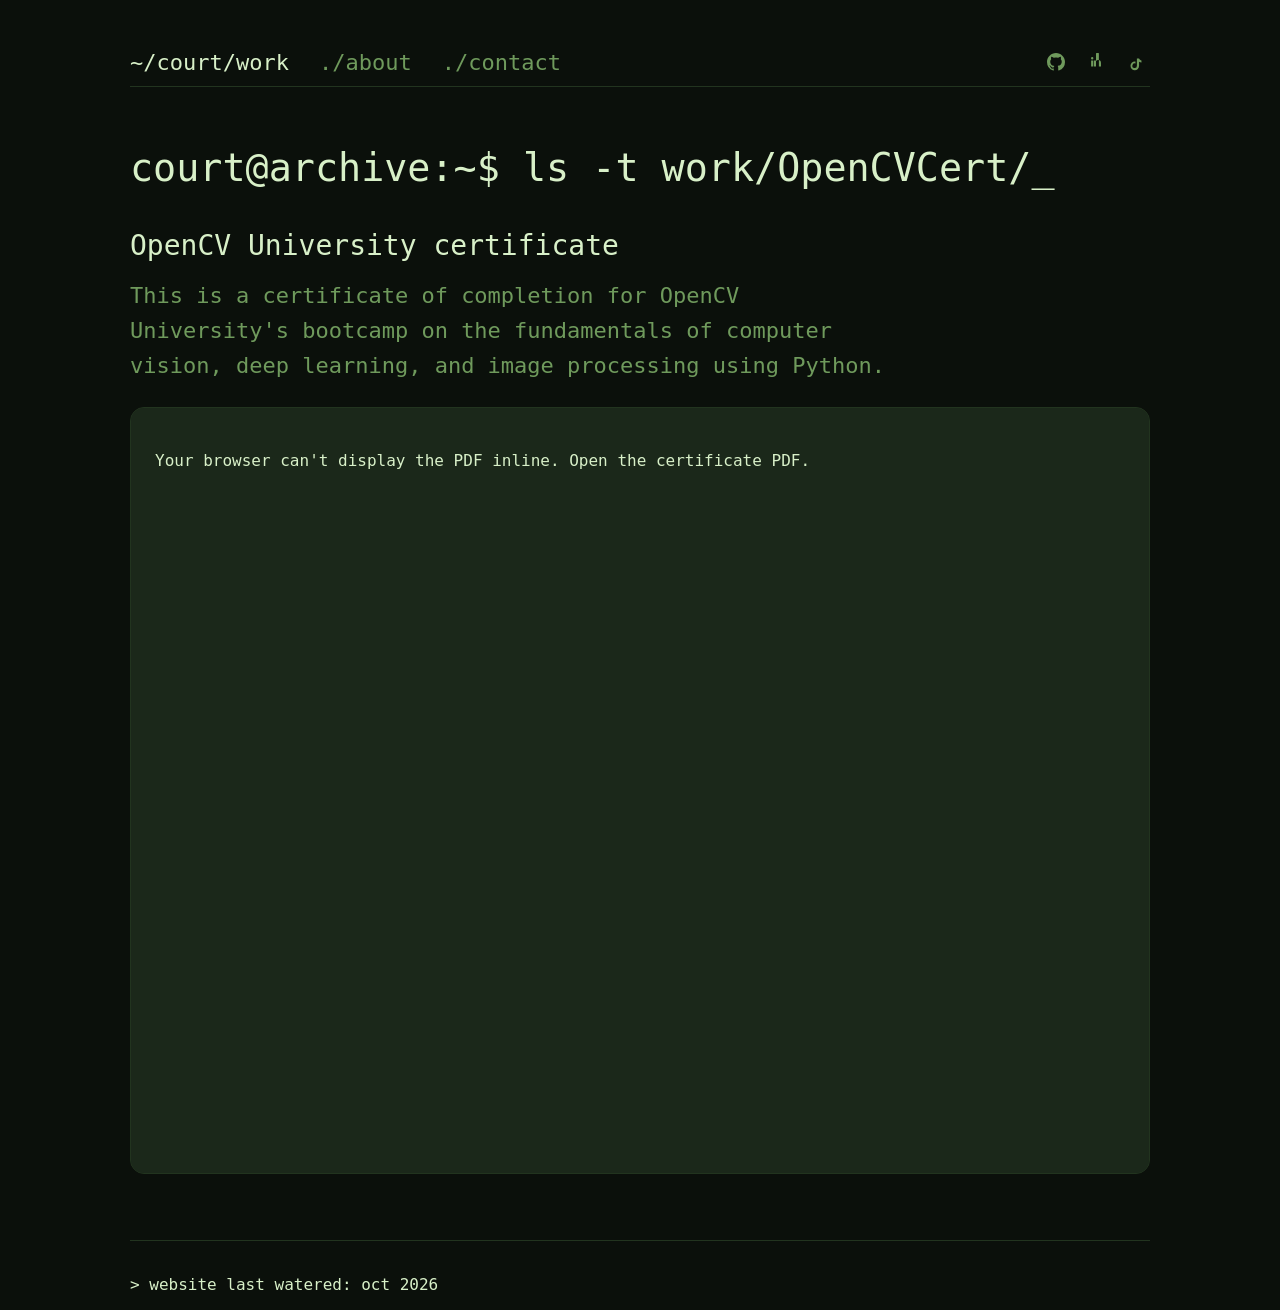
<file: work/OpenCVCert.html>
<!doctype html>
<html lang="en">
<head>
<meta charset="utf-8">
<meta name="viewport" content="width=device-width, initial-scale=1">
<title>~/court harris / work / OpenCVCert</title>
<link rel="stylesheet" href="project-template.css">
</head>
<body>
<div class="wrap">
  <nav>
    <div class="links">
      <a href="../index.html" class="home">~/court/work</a>
      <a href="../about.html">./about</a>
      <a href="../contact.html">./contact</a>
    </div>
    <div class="socials" aria-label="Social media links">
      <a href="https://github.com/courtschives" target="_blank" rel="noopener noreferrer" aria-label="GitHub"><svg viewBox="0 0 24 24" aria-hidden="true"><path d="M12 0C5.37 0 0 5.37 0 12a12 12 0 0 0 8.2 11.43c.6.11.82-.26.82-.58v-2.03c-3.34.73-4.04-1.6-4.04-1.6-.55-1.4-1.34-1.77-1.34-1.77-1.09-.75.08-.74.08-.74 1.2.09 1.84 1.24 1.84 1.24 1.08 1.85 2.82 1.32 3.5 1 .11-.78.42-1.32.76-1.62-2.66-.3-5.47-1.33-5.47-5.92 0-1.31.47-2.38 1.23-3.22-.12-.3-.53-1.53.12-3.17 0 0 1-.32 3.3 1.23a11.4 11.4 0 0 1 6 0c2.3-1.55 3.3-1.23 3.3-1.23.66 1.64.25 2.87.12 3.17.77.84 1.23 1.9 1.23 3.22 0 4.6-2.82 5.61-5.5 5.9.43.37.81 1.1.81 2.22v3.29c0 .32.22.7.83.58A12 12 0 0 0 24 12C24 5.37 18.63 0 12 0Z"/></svg></a>
      <a href="https://www.linkedin.com/in/courtneyjharris/" target="_blank" rel="noopener noreferrer" aria-label="LinkedIn"><svg viewBox="0 0 24 24" aria-hidden="true"><path d="M6.94 8.56A1.56 1.56 0 1 1 6.94 5.44a1.56 1.56 0 0 1 0 3.12ZM5.5 9.84h2.8v8.16H5.5V9.84Zm4.36 0h2.68v1.12h.04c.38-.73 1.3-1.5 2.68-1.5 2.86 0 3.39 1.88 3.39 4.31V18h-2.8v-16.09c0-1.28-.03-2.92-1.78-2.92-1.79 0-2.06 1.39-2.06 2.83V18h-2.8V9.84Z"/></svg></a>
      <a href="https://www.tiktok.com/" target="_blank" rel="noopener noreferrer" aria-label="TikTok"><svg viewBox="0 0 24 24" aria-hidden="true"><path d="M16.1 7.24c.56 1.4 1.75 2.42 3.2 2.83v2.57a6.19 6.19 0 0 1-3.2-1.1v5.59a5.73 5.73 0 1 1-5.73-5.73c.31 0 .62.03.92.09v2.67a3.02 3.02 0 1 0 1.9 2.79V7.24h2.91Z"/></svg></a>
    </div>
  </nav>

  <main>
    <div class="project-shell">
      <header class="project-header">
        <h1 class="terminal">court@archive:~$ ls -t work/OpenCVCert/<span class="cursor">_</span></h1>
        <h2 style="margin-top: 20px;">OpenCV University certificate</h2>
        <p class="lead">This is a certificate of completion for OpenCV University's bootcamp on the fundamentals of computer vision, deep learning, and image processing using Python.
            </p>
      </header>

      <div class="media-card pdf-card">
        <object data="assets/OpenCVcertificate.pdf#view=FitH" type="application/pdf" aria-label="OpenCV University certificate (PDF)">
          <p class="pdf-fallback">Your browser can't display the PDF inline. <a href="assets/OpenCVcertificate.pdf" target="_blank" rel="noopener noreferrer">Open the certificate PDF</a>.</p>
        </object>
      </div>
    </div>
  </main>
  <footer class="site-footer">
    <p>&gt; website last watered: <span data-last-watered></span></p>
  </footer>
</div>
<script src="../site.js"></script>
</body>
</html>
</file>
<file: styles.css>
:root {
  --bg: #0b100b;
  --fg: #d8f0c8;
  --dim: #6f9a5c;
  --line: #22341f;
  --line-soft: #1b281a;
  --card: #d8d2c0;
}

* { box-sizing: border-box; }

html, body {
  margin: 0;
  background: var(--bg);
  color: var(--fg);
}

body {
  font-family: "DejaVu Sans Mono", "Menlo", "Consolas", monospace;
  padding: 0 16px;
}

a {
  color: inherit;
  text-decoration: none;
}

.wrap {
  max-width: 1020px;
  margin: 0 auto;
  padding-top: 48px;
}

nav {
  display: flex;
  align-items: center;
  justify-content: space-between;
  padding-bottom: 10px;
  border-bottom: 1px solid var(--line);
  font-size: 22px;
}

nav .links {
  display: flex;
  gap: 30px;
  flex-wrap: wrap;
}

nav .links a {
  color: var(--dim);
}

nav .links a.home {
  color: var(--fg);
}

nav .links a:hover {
  color: var(--fg);
}

.socials {
  display: flex;
  align-items: center;
  gap: 12px;
  margin-left: 18px;
}

.socials a {
  display: inline-flex;
  align-items: center;
  justify-content: center;
  width: 28px;
  height: 28px;
  color: var(--dim);
  transition: color .2s ease, transform .2s ease;
}

.socials a:hover {
  color: var(--fg);
  transform: translateY(-1px);
}

.socials svg {
  width: 18px;
  height: 18px;
  display: block;
  fill: currentColor;
}

footer {
  border-top: 1px solid var(--line);
  margin-top: 42px;
  padding-top: 18px;
}

.terminal {
  display: inline-block;
  margin: 0 0 24px;
  font-weight: normal;
  font-size: clamp(28px, 3vw, 46px);
  line-height: 1.3;
  word-break: break-all;
}

.cursor {
  animation: blink 1s steps(1) infinite;
}

@keyframes blink {
  50% { opacity: 0; }
}

@media (max-width: 860px) {
  nav { font-size: 18px; }
  nav .links { gap: 18px; }
}

/* Phones: stack the nav, shrink the type, tighten spacing. */
@media (max-width: 600px) {
  body { overflow-wrap: break-word; }
  .wrap { padding-top: 24px; }
  nav {
    flex-direction: column;
    align-items: flex-start;
    gap: 10px;
    font-size: 16px;
  }
  nav .links { gap: 6px 18px; }
  .socials { margin-left: -6px; }
  .socials a { width: 36px; height: 36px; }
  main { margin-top: 32px; }
  .terminal { font-size: 22px; margin-bottom: 16px; }
  footer { margin-top: 32px; font-size: 14px; }
}
</file>
<file: work/project-template.css>
:root {
  --bg: #0b100b;
  --fg: #d8f0c8;
  --dim: #6f9a5c;
  --line: #22341f;
}

* { box-sizing: border-box; }

html, body {
  margin: 0;
  background: var(--bg);
  color: var(--fg);
}

body {
  font-family: "DejaVu Sans Mono", "Menlo", "Consolas", monospace;
  padding: 0 16px;
}

a {
  color: inherit;
  text-decoration: none;
}

.wrap {
  max-width: 1020px;
  margin: 0 auto;
  padding-top: 48px;
}

nav {
  display: flex;
  align-items: center;
  justify-content: space-between;
  padding-bottom: 10px;
  border-bottom: 1px solid var(--line);
  font-size: 22px;
}

nav .links {
  display: flex;
  gap: 30px;
  flex-wrap: wrap;
}

nav .links a {
  color: var(--dim);
}

nav .links a.home {
  color: var(--fg);
}

nav .links a:hover {
  color: var(--fg);
}

.socials {
  display: flex;
  align-items: center;
  gap: 12px;
  margin-left: 18px;
}

.socials a {
  display: inline-flex;
  align-items: center;
  justify-content: center;
  width: 28px;
  height: 28px;
  color: var(--dim);
  transition: color .2s ease, transform .2s ease;
}

.socials a:hover {
  color: var(--fg);
  transform: translateY(-1px);
}

.socials svg {
  width: 18px;
  height: 18px;
  display: block;
  fill: currentColor;
}

main {
  margin-top: 56px;
}

.project-shell {
  display: flex;
  flex-direction: column;
  gap: 24px;
}

.project-header {
  display: grid;
  gap: 16px;
}

.project-header h1 { margin: 0; }

.project-header h2 {
  margin: 0;
  color: var(--fg);
  font-size: clamp(28px, 2vw, 36px);
  font-weight: normal;
}

.project-header h3,
.project-copy h3 {
  margin: 0 0 8px;
  color: var(--fg);
  font-size: 22px;
  font-weight: normal;
}

.project-copy h2 {
  margin: 16px 0 0;
  color: var(--fg);
  font-size: 26px;
  font-weight: normal;
}

.lead {
  margin: 0;
  color: var(--dim);
  font-size: 22px;
  line-height: 1.6;
  max-width: 760px;
}

.project-grid {
  display: grid;
  grid-template-columns: repeat(2, minmax(0, 1fr));
  gap: 20px;
}

.project-grid.stacked {
  grid-template-columns: 1fr;
  width: 75%;
  margin: 0 auto;
}

.project-copy {
  display: grid;
  gap: 16px;
}

.project-copy p {
  margin: 0;
  color: var(--dim);
  font-size: 18px;
  line-height: 1.75;
}

/* Media cards: the card fills with the dark backdrop and centers its image
   or video, so nothing is cropped and side-by-side cards line up evenly. */
.media-card {
  min-width: 0;
  display: flex;
  align-items: center;
  justify-content: center;
  border: 1px solid var(--line);
  border-radius: 14px;
  overflow: hidden;
  background: #1b281a;
  line-height: 0;
}

.media-card img,
.media-card video {
  display: block;
  width: 100%;
  max-width: 100%;
  height: auto;
  max-height: 80vh;
  object-fit: contain;
  object-position: center;
  background: #1b281a;
}

.media-card.pdf-card {
  margin-bottom: 24px;
}

.media-card.pdf-card object {
  display: block;
  width: 100%;
  height: 85vh;
  min-height: 480px;
  background: #1b281a;
}

.pdf-fallback {
  line-height: 1.6;
  padding: 24px;
}

footer {
  border-top: 1px solid var(--line);
  margin-top: 42px;
  padding-top: 18px;
}

.carousel {
  display: grid;
  gap: 12px;
}

.carousel-stage {
  position: relative;
  height: min(75vh, 720px);
  border: 1px solid var(--line);
  border-radius: 14px;
  overflow: hidden;
  background: #1b281a;
}

/* Square stage for carousels of square images, so there's no empty band. */
.carousel-stage.square {
  height: auto;
  aspect-ratio: 1 / 1;
}

.carousel-slide {
  position: absolute;
  inset: 0;
  width: 100%;
  height: 100%;
  object-fit: contain;
  display: none;
}

.carousel-slide.is-active {
  display: block;
}

.carousel-btn {
  position: absolute;
  top: 50%;
  z-index: 1;
  transform: translateY(-50%);
  width: 44px;
  height: 44px;
  border: 1px solid var(--line);
  border-radius: 999px;
  background: rgba(0,0,0,0.55);
  color: var(--fg);
  font: inherit;
  font-size: 28px;
  line-height: 1;
  cursor: pointer;
}

.carousel-btn:hover {
  border-color: var(--dim);
}

.carousel-btn.prev { left: 12px; }
.carousel-btn.next { right: 12px; }

.carousel-count {
  position: absolute;
  right: 12px;
  top: 12px;
  z-index: 1;
  padding: 2px 10px;
  border-radius: 999px;
  background: rgba(0,0,0,0.55);
  color: var(--fg);
  font-size: 14px;
}

.carousel-caption {
  margin: 0;
  color: var(--dim);
  font-size: 16px;
  line-height: 1.6;
}

.media-card.half,
.carousel.half {
  width: 50%;
  margin: 0 auto;
}

.media-row {
  display: flex;
  flex-wrap: wrap;
  justify-content: center;
  gap: 16px;
}

.media-card.quarter {
  width: 25%;
}

.carousel-thumbs {
  display: flex;
  gap: 10px;
  overflow-x: auto;
  padding-bottom: 4px;
}

.carousel-thumb {
  flex: 0 0 auto;
  width: 88px;
  height: 88px;
  padding: 0;
  border: 1px solid var(--line);
  border-radius: 8px;
  overflow: hidden;
  background: #1b281a;
  opacity: 0.55;
  cursor: pointer;
}

.carousel-thumb img {
  display: block;
  width: 100%;
  height: 100%;
  object-fit: cover;
}

.carousel-thumb:hover,
.carousel-thumb.is-active {
  opacity: 1;
}

.carousel-thumb.is-active {
  border-color: var(--fg);
}

.button-row {
  display: flex;
  flex-wrap: wrap;
  gap: 10px;
  margin-top: 8px;
  align-items: center;
}

.project-copy .button-row {
  margin-top: 0;
}

.project-copy + .project-copy {
  margin-top: 16px;
}

.btn {
  display: inline-flex;
  align-items: center;
  justify-content: center;
  min-width: 128px;
  padding: 10px 16px;
  border: 1px solid var(--line);
  border-radius: 999px;
  color: var(--fg);
  background: rgba(216,240,200,0.04);
  font-size: 14px;
  line-height: 1.2;
  letter-spacing: 0.02em;
  transition: transform .2s ease, border-color .2s ease, background .2s ease;
}

.btn:hover {
  transform: translateY(-1px);
  border-color: var(--dim);
  background: rgba(216,240,200,0.08);
}

.btn.secondary {
  color: var(--dim);
}

.terminal {
  display: inline-block;
  margin: 0 0 24px;
  font-weight: normal;
  font-size: clamp(28px, 3vw, 46px);
  line-height: 1.3;
  word-break: break-all;
}

.cursor {
  animation: blink 1s steps(1) infinite;
}

@keyframes blink {
  50% { opacity: 0; }
}

@media (max-width: 860px) {
  nav { font-size: 18px; }
  nav .links { gap: 18px; }
  .project-grid { grid-template-columns: minmax(0, 1fr); }
  .project-grid.stacked { width: 100%; }
  .media-card.half,
  .carousel.half,
  .media-card.quarter { width: 100%; }
  .lead, .project-copy p { font-size: 18px; }
}

/* Phones: stack the nav, shrink the type, tighten spacing. */
@media (max-width: 600px) {
  body { overflow-wrap: break-word; }
  .wrap { padding-top: 24px; }
  nav {
    flex-direction: column;
    align-items: flex-start;
    gap: 10px;
    font-size: 16px;
  }
  nav .links { gap: 6px 18px; }
  .socials { margin-left: -6px; }
  .socials a { width: 36px; height: 36px; }
  main { margin-top: 32px; }
  .terminal { font-size: 22px; margin-bottom: 16px; }
  footer { margin-top: 32px; font-size: 14px; }
}

/* Phones: project pages. */
@media (max-width: 600px) {
  .project-shell { gap: 20px; }
  .project-header h2 { font-size: 22px; }
  .project-header h3, .project-copy h3 { font-size: 19px; }
  .project-copy h2 { font-size: 21px; }
  .lead { font-size: 16px; }
  .project-copy p { font-size: 15px; line-height: 1.7; }
  .media-card { border-radius: 10px; }
  .media-row { gap: 10px; }
  .media-card.quarter { width: calc(50% - 5px); }
  .carousel-stage { height: min(62vh, 480px); border-radius: 10px; }
  .carousel-stage.square { height: auto; }
  .carousel-btn { width: 40px; height: 40px; font-size: 24px; }
  .carousel-btn.prev { left: 8px; }
  .carousel-btn.next { right: 8px; }
  .carousel-thumb { width: 64px; height: 64px; }
  .carousel-caption { font-size: 14px; }
  .media-card.pdf-card object { height: 70vh; min-height: 360px; }
  .btn { min-width: 0; }
}

/* "open pdf" link added by site.js; only needed where phones won't render PDFs inline. */
.pdf-open { display: none; }
@media (max-width: 860px) {
  .pdf-open { display: inline-flex; align-self: flex-start; margin-top: -12px; }
}
</file>
